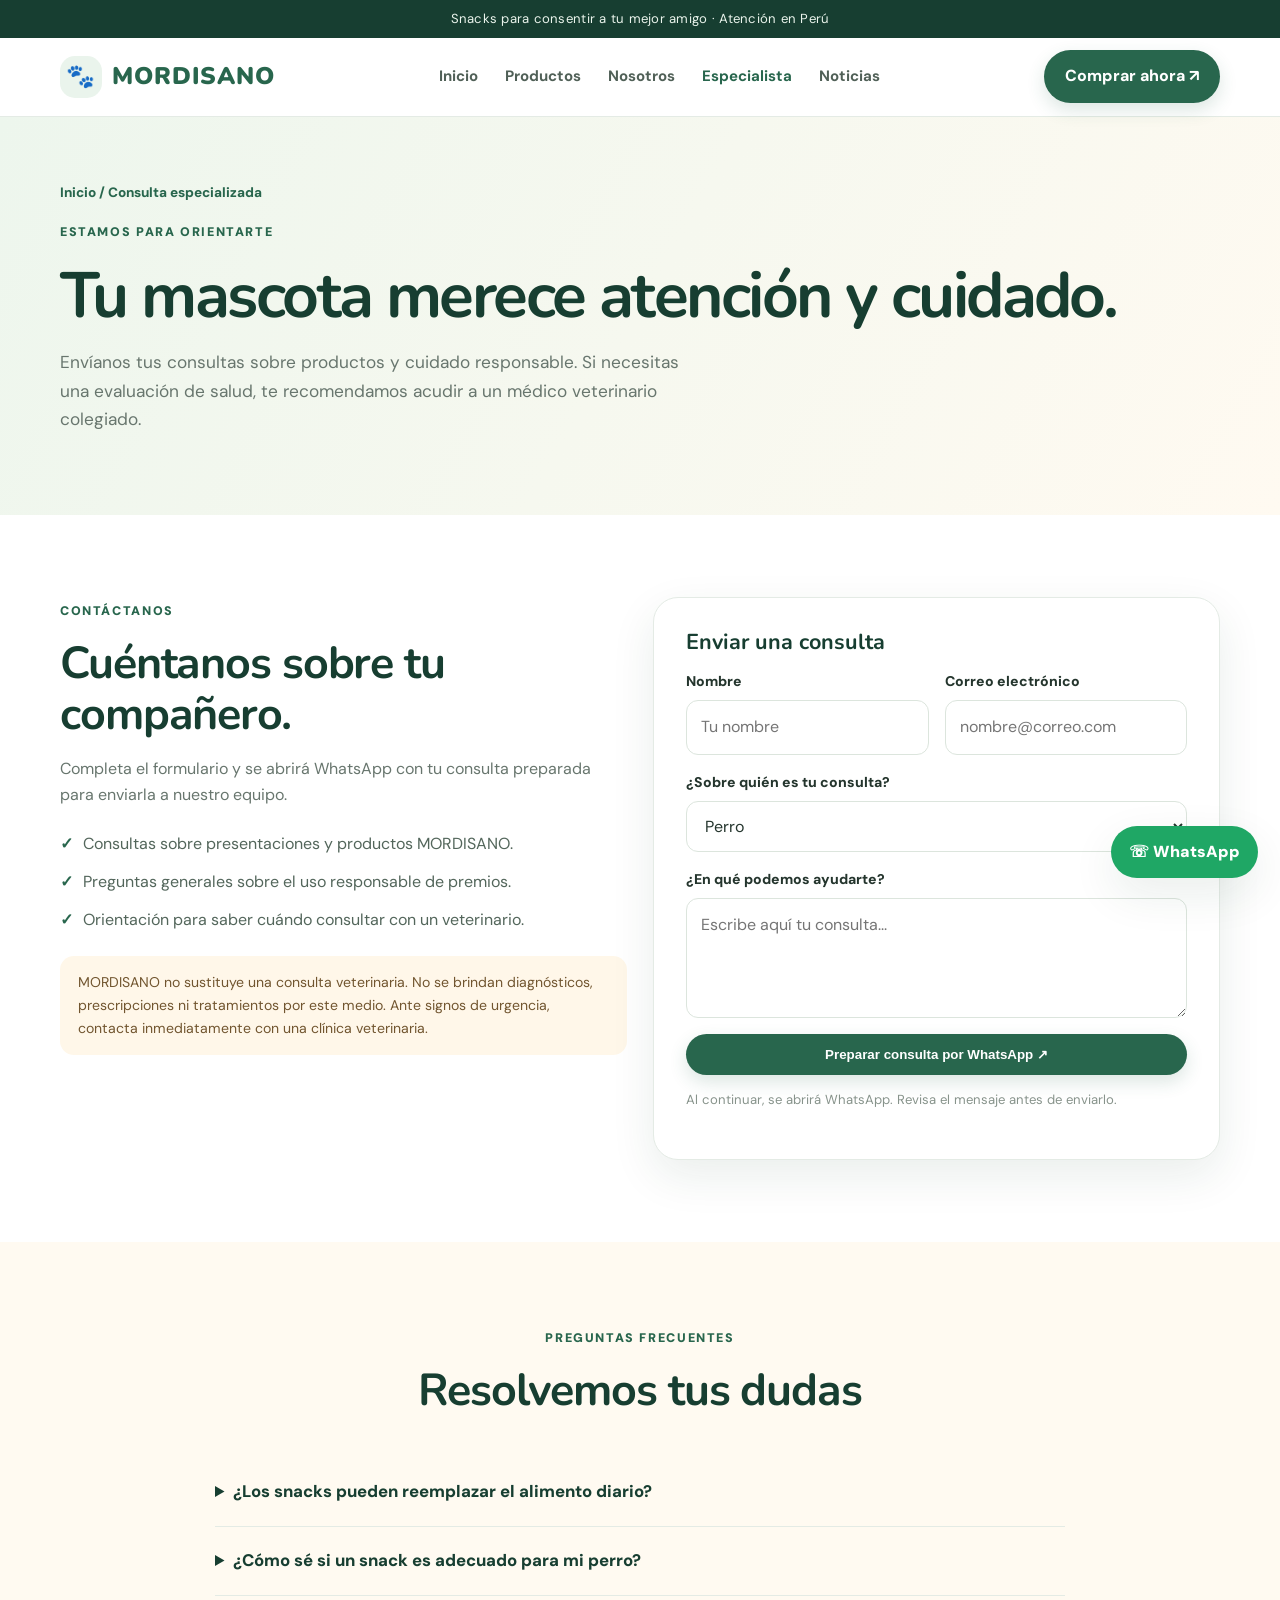
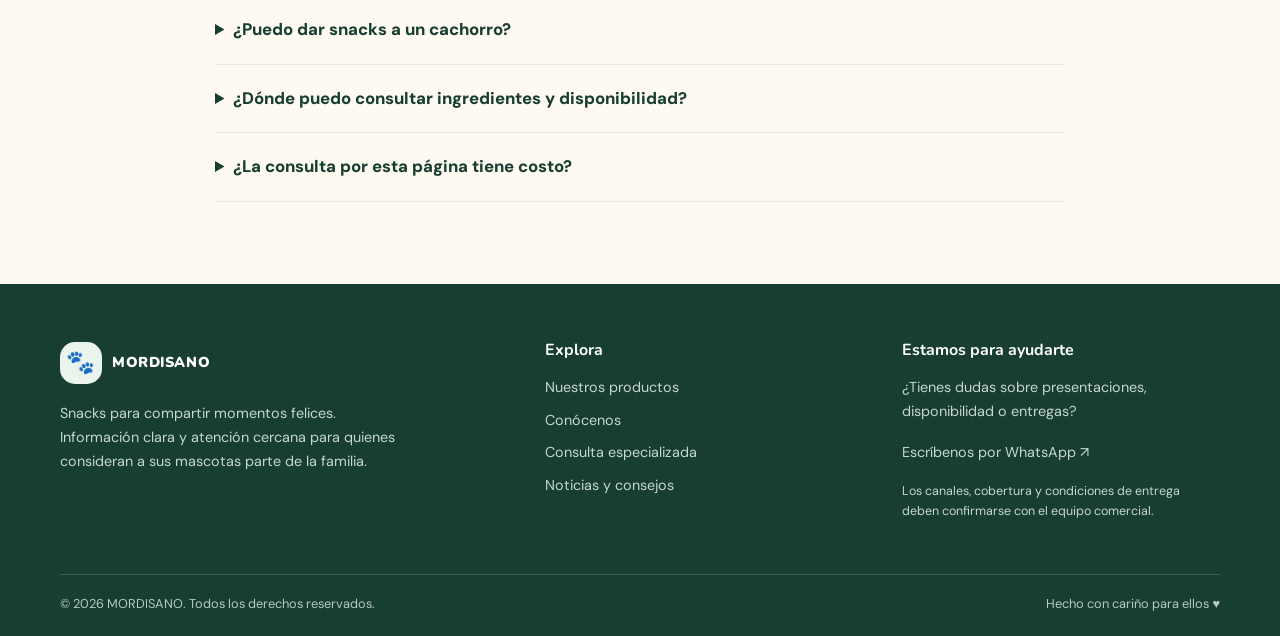
<file: consultaespecialista.html>
<!doctype html><html lang="es-PE"><head><meta charset="utf-8"><meta name="viewport" content="width=device-width, initial-scale=1">
<title>Consulta especializada y preguntas frecuentes | MORDISANO</title><meta name="description" content="Envía consultas a MORDISANO sobre sus productos y cuidado responsable de mascotas. Revisa preguntas frecuentes y cuándo acudir al veterinario."><meta name="robots" content="index,follow"><meta name="theme-color" content="#28664d">
<link rel="canonical" href="https://7687p4msvn-droid.github.io/mordinaso-/consultaespecialista.html"><link rel="stylesheet" href="styles.css">
</head><body><div class="topbar">Snacks para consentir a tu mejor amigo · Atención en Perú</div>
<header class="header"><div class="container nav"><a class="brand" href="index.html"><span class="brand-mark">🐾</span>MORDISANO</a>
<button class="menu-toggle" aria-label="Abrir menú">☰</button><nav class="navlinks"><a class="" href="index.html">Inicio</a><a class="" href="productos.html">Productos</a><a class="" href="nosotros.html">Nosotros</a><a class="active" href="consultaespecialista.html">Especialista</a><a class="" href="noticias.html">Noticias</a></nav>
<a class="nav-cta" data-wa="Hola, quiero conocer los productos MORDISANO.">Comprar ahora ↗</a></div></header><main>
<section class="page-hero"><div class="container"><div class="crumb">Inicio / Consulta especializada</div><div class="eyebrow">Estamos para orientarte</div><h1>Tu mascota merece atención y cuidado.</h1><p>Envíanos tus consultas sobre productos y cuidado responsable. Si necesitas una evaluación de salud, te recomendamos acudir a un médico veterinario colegiado.</p></div></section>
<section class="section"><div class="container grid-2"><div><div class="eyebrow">Contáctanos</div><h2>Cuéntanos sobre tu compañero.</h2><p>Completa el formulario y se abrirá WhatsApp con tu consulta preparada para enviarla a nuestro equipo.</p><ul class="check-list"><li>Consultas sobre presentaciones y productos MORDISANO.</li><li>Preguntas generales sobre el uso responsable de premios.</li><li>Orientación para saber cuándo consultar con un veterinario.</li></ul><div class="notice">MORDISANO no sustituye una consulta veterinaria. No se brindan diagnósticos, prescripciones ni tratamientos por este medio. Ante signos de urgencia, contacta inmediatamente con una clínica veterinaria.</div></div>
<div class="form-panel"><h3>Enviar una consulta</h3><form id="consult-form"><div class="form-grid">
<div class="field"><label for="nombre">Nombre</label><input id="nombre" name="nombre" required placeholder="Tu nombre"></div>
<div class="field"><label for="correo">Correo electrónico</label><input id="correo" name="correo" type="email" required placeholder="nombre@correo.com"></div>
<div class="field full"><label for="mascota">¿Sobre quién es tu consulta?</label><select id="mascota" name="mascota"><option>Perro</option><option>Gato</option><option>Otra mascota</option><option>Consulta comercial</option></select></div>
<div class="field full"><label for="consulta">¿En qué podemos ayudarte?</label><textarea id="consulta" name="consulta" required placeholder="Escribe aquí tu consulta..."></textarea></div>
<div class="field full"><button class="btn" type="submit">Preparar consulta por WhatsApp ↗</button></div></div></form><p class="muted-small" style="margin-top:14px">Al continuar, se abrirá WhatsApp. Revisa el mensaje antes de enviarlo.</p></div></div></section>
<section class="section soft"><div class="container"><div class="section-head"><div class="eyebrow">Preguntas frecuentes</div><h2>Resolvemos tus dudas</h2></div><div class="faq">
<details><summary>¿Los snacks pueden reemplazar el alimento diario?</summary><p>No. Los premios no deben sustituir una alimentación completa y balanceada. Sigue las recomendaciones del fabricante y de tu veterinario.</p></details>
<details><summary>¿Cómo sé si un snack es adecuado para mi perro?</summary><p>Revisa la etiqueta, ingredientes, composición, edad recomendada y tamaño de la porción. Si tu mascota tiene alergias o una condición médica, consulta a su veterinario.</p></details>
<details><summary>¿Puedo dar snacks a un cachorro?</summary><p>Depende de la edad, tamaño, capacidad de masticación y de las indicaciones específicas del producto. Confirma la edad mínima en el empaque y consulta con un veterinario.</p></details>
<details><summary>¿Dónde puedo consultar ingredientes y disponibilidad?</summary><p>Escríbenos por WhatsApp para solicitar la información vigente de cada presentación antes de comprar.</p></details>
<details><summary>¿La consulta por esta página tiene costo?</summary><p>El formulario prepara un mensaje de contacto. La disponibilidad, modalidad y cualquier costo de una consulta profesional deben ser confirmados previamente con el especialista o proveedor correspondiente.</p></details>
</div></div></section></main><footer class="footer"><div class="container"><div class="footer-grid">
<div><a class="brand" href="index.html" style="color:#fff"><span class="brand-mark">🐾</span>MORDISANO</a><p style="margin-top:18px;max-width:340px">Snacks para compartir momentos felices. Información clara y atención cercana para quienes consideran a sus mascotas parte de la familia.</p></div>
<div><h3>Explora</h3><div class="footer-links"><a href="productos.html">Nuestros productos</a><a href="nosotros.html">Conócenos</a><a href="consultaespecialista.html">Consulta especializada</a><a href="noticias.html">Noticias y consejos</a></div></div>
<div><h3>Estamos para ayudarte</h3><p>¿Tienes dudas sobre presentaciones, disponibilidad o entregas?</p><a data-wa="Hola, deseo información sobre MORDISANO.">Escríbenos por WhatsApp ↗</a><p style="font-size:.78rem;margin-top:15px">Los canales, cobertura y condiciones de entrega deben confirmarse con el equipo comercial.</p></div>
</div><div class="copyright">© 2026 MORDISANO. Todos los derechos reservados.<span>Hecho con cariño para ellos ♥</span></div></div></footer>
<a class="floating-wa" data-wa="Hola, deseo información sobre MORDISANO." aria-label="Contactar por WhatsApp">☏ WhatsApp</a>
<script src="script.js"></script></body></html>
</file>
<file: styles.css>
@import url('https://fonts.googleapis.com/css2?family=DM+Sans:wght@400;500;600;700;800&family=Nunito:wght@600;700;800;900&display=swap');
:root{--green:#28664d;--deep:#173e31;--mint:#eaf4ec;--cream:#fffaf1;--orange:#f2a65a;--ink:#24352d;--muted:#68766e;--line:#e4ebe5;--white:#fff;--shadow:0 16px 45px rgba(25,65,45,.09)}
*{box-sizing:border-box}html{scroll-behavior:smooth}body{margin:0;color:var(--ink);font-family:'DM Sans',sans-serif;background:#fff;line-height:1.65}h1,h2,h3,h4{font-family:'Nunito',sans-serif;line-height:1.12;color:var(--deep);margin:0 0 16px}h1{font-size:clamp(2.5rem,5vw,4.8rem);letter-spacing:-.04em}h2{font-size:clamp(2rem,3.5vw,3rem);letter-spacing:-.025em}h3{font-size:1.35rem}p{margin:0 0 16px;color:var(--muted)}a{color:inherit;text-decoration:none}.container{width:min(1160px,calc(100% - 40px));margin:auto}.topbar{background:var(--deep);color:#eaf4ec;text-align:center;padding:8px 16px;font-size:.82rem;letter-spacing:.02em}.header{position:sticky;top:0;z-index:20;background:rgba(255,255,255,.94);backdrop-filter:blur(12px);border-bottom:1px solid var(--line)}.nav{height:78px;display:flex;align-items:center;justify-content:space-between;gap:24px}.brand{display:flex;align-items:center;gap:10px;font-family:'Nunito';font-weight:900;font-size:1.5rem;letter-spacing:.04em;color:var(--green)}.brand-mark{display:grid;place-items:center;width:42px;height:42px;border-radius:15px;background:var(--mint);font-size:1.45rem}.navlinks{display:flex;align-items:center;gap:27px;font-weight:700;font-size:.94rem}.navlinks a{color:#506057}.navlinks a:hover,.navlinks a.active{color:var(--green)}.nav-cta,.btn{display:inline-flex;align-items:center;justify-content:center;gap:9px;padding:13px 21px;border-radius:999px;background:var(--green);color:#fff;font-weight:800;border:0;cursor:pointer;transition:.2s;box-shadow:0 7px 18px rgba(40,102,77,.16)}.nav-cta:hover,.btn:hover{background:var(--deep);transform:translateY(-2px)}.btn.light{background:#fff;color:var(--green);box-shadow:none;border:1px solid var(--line)}.btn.orange{background:var(--orange);color:#392817}.menu-toggle{display:none;background:none;border:0;font-size:1.6rem;color:var(--green)}.hero{background:linear-gradient(115deg,#f0f7ef 0%,#fffaf1 100%);padding:78px 0 72px;overflow:hidden}.hero-grid{display:grid;grid-template-columns:1.05fr .95fr;align-items:center;gap:54px}.eyebrow{display:inline-flex;align-items:center;gap:8px;color:var(--green);font-size:.78rem;font-weight:900;letter-spacing:.13em;text-transform:uppercase;margin-bottom:18px}.hero p{font-size:1.12rem;max-width:570px}.hero-actions{display:flex;gap:12px;flex-wrap:wrap;margin:28px 0}.hero-art{position:relative;min-height:420px;border-radius:42% 58% 53% 47%/45% 40% 60% 55%;background:#dcebdc;display:grid;place-items:center;overflow:hidden}.hero-art img{width:100%;height:100%;position:absolute;inset:0;object-fit:cover;mix-blend-mode:multiply}.hero-art .stamp{position:absolute;right:4%;bottom:8%;background:#fff;border-radius:22px;padding:17px 20px;box-shadow:var(--shadow);font-weight:800;color:var(--green);max-width:175px}.trust-row{display:flex;gap:22px;flex-wrap:wrap;font-size:.9rem;font-weight:700;color:#53665b}.trust-row span{display:flex;gap:7px;align-items:center}.section{padding:82px 0}.section.soft{background:var(--cream)}.section-head{text-align:center;max-width:680px;margin:0 auto 42px}.section-head p{font-size:1.04rem}.grid-3{display:grid;grid-template-columns:repeat(3,1fr);gap:24px}.grid-2{display:grid;grid-template-columns:repeat(2,1fr);gap:26px}.product-card,.info-card,.article-card{background:#fff;border:1px solid var(--line);border-radius:24px;overflow:hidden;box-shadow:0 8px 28px rgba(30,70,45,.045);transition:.25s}.product-card:hover,.article-card:hover{transform:translateY(-5px);box-shadow:var(--shadow)}.product-image{height:235px;background:var(--mint);position:relative;overflow:hidden}.product-image img{width:100%;height:100%;object-fit:cover}.tag{position:absolute;top:15px;left:15px;background:#fff;color:var(--green);border-radius:99px;padding:6px 12px;font-size:.72rem;font-weight:900}.product-body{padding:22px}.product-meta{display:flex;align-items:center;justify-content:space-between;gap:12px;margin:14px 0}.price{font-family:'Nunito';font-size:1.45rem;font-weight:900;color:var(--green)}.muted-small{font-size:.82rem;color:#87938b}.card-actions{display:flex;align-items:center;gap:10px}.card-actions .btn{flex:1;padding:11px 14px;font-size:.9rem}.features{display:grid;grid-template-columns:repeat(4,1fr);gap:16px}.feature{padding:24px 18px;border-radius:20px;background:#fff;border:1px solid var(--line);text-align:center}.feature .emoji{font-size:2rem;margin-bottom:12px}.feature h3{font-size:1.05rem;margin-bottom:8px}.feature p{font-size:.9rem;margin:0}.split{display:grid;grid-template-columns:1fr 1fr;align-items:center;gap:55px}.split-img{height:410px;border-radius:30px;overflow:hidden;background:var(--mint)}.split-img img{width:100%;height:100%;object-fit:cover}.check-list{list-style:none;padding:0;margin:22px 0}.check-list li{margin:12px 0;color:#53665b}.check-list li:before{content:'✓';color:var(--green);font-weight:900;margin-right:10px}.banner{padding:48px;border-radius:30px;background:var(--deep);color:#fff;display:flex;justify-content:space-between;align-items:center;gap:30px}.banner h2{color:#fff;max-width:620px}.banner p{color:#d7e5dc}.page-hero{padding:65px 0;background:linear-gradient(120deg,#edf6ed,#fffaf1)}.page-hero p{max-width:650px;font-size:1.08rem}.crumb{font-size:.85rem;color:var(--green);font-weight:800;margin-bottom:14px}.info-card{padding:28px}.info-card .emoji{font-size:2.2rem;margin-bottom:16px}.article-card img{width:100%;height:210px;object-fit:cover}.article-body{padding:23px}.article-body .date{font-size:.78rem;color:var(--green);font-weight:900;text-transform:uppercase;letter-spacing:.07em}.article-body h3{margin-top:9px}.article-body details{margin-top:14px}.article-body summary{color:var(--green);font-weight:800;cursor:pointer}.faq{max-width:850px;margin:auto}.faq details{padding:20px 0;border-bottom:1px solid var(--line)}.faq summary{cursor:pointer;font-weight:800;color:var(--deep);font-size:1.05rem}.faq details p{padding-top:12px;margin:0}.form-panel{padding:32px;border-radius:25px;background:#fff;border:1px solid var(--line);box-shadow:var(--shadow)}.form-grid{display:grid;grid-template-columns:1fr 1fr;gap:16px}.field{display:flex;flex-direction:column;gap:7px}.field.full{grid-column:1/-1}.field label{font-weight:800;font-size:.88rem}.field input,.field select,.field textarea{width:100%;padding:13px 14px;border:1px solid #dce5dd;border-radius:12px;font:inherit;color:var(--ink);background:#fff}.field textarea{min-height:120px;resize:vertical}.notice{padding:15px 18px;border-radius:14px;background:#fff7e9;color:#71552f;font-size:.88rem;margin:18px 0}.footer{background:#173e31;color:#eaf4ec;padding:58px 0 22px}.footer-grid{display:grid;grid-template-columns:1.4fr 1fr 1fr;gap:40px}.footer h3{color:#fff;font-size:1rem}.footer p,.footer a{color:#c7d8ce;font-size:.9rem}.footer a:hover{color:#fff}.footer-links{display:grid;gap:9px}.copyright{border-top:1px solid rgba(255,255,255,.15);margin-top:36px;padding-top:18px;display:flex;justify-content:space-between;gap:15px;font-size:.8rem;color:#b8cabe}.floating-wa{position:fixed;right:22px;bottom:22px;z-index:25;background:#1fa765;color:#fff;padding:13px 18px;border-radius:99px;font-weight:900;box-shadow:var(--shadow)}.empty-note{padding:18px;background:#f7faf7;border-radius:12px;color:var(--muted)}@media(max-width:850px){.navlinks{display:none;position:absolute;top:78px;left:0;right:0;background:#fff;padding:20px 28px 26px;box-shadow:var(--shadow);flex-direction:column;align-items:flex-start}.navlinks.open{display:flex}.menu-toggle{display:block}.nav-cta{display:none}.hero-grid,.split{grid-template-columns:1fr}.hero{padding:55px 0}.hero-art{min-height:330px}.grid-3{grid-template-columns:repeat(2,1fr)}.features{grid-template-columns:repeat(2,1fr)}.footer-grid{grid-template-columns:1fr 1fr}}@media(max-width:560px){.container{width:min(100% - 30px,1160px)}.grid-3,.grid-2,.features,.footer-grid,.form-grid{grid-template-columns:1fr}.field.full{grid-column:auto}.section{padding:60px 0}.hero-art{min-height:270px}.banner{padding:30px;display:block}.banner .btn{margin-top:12px}.copyright{display:block}.copyright span{display:block;margin-top:8px}.product-image{height:220px}.form-panel{padding:22px}}
</file>
